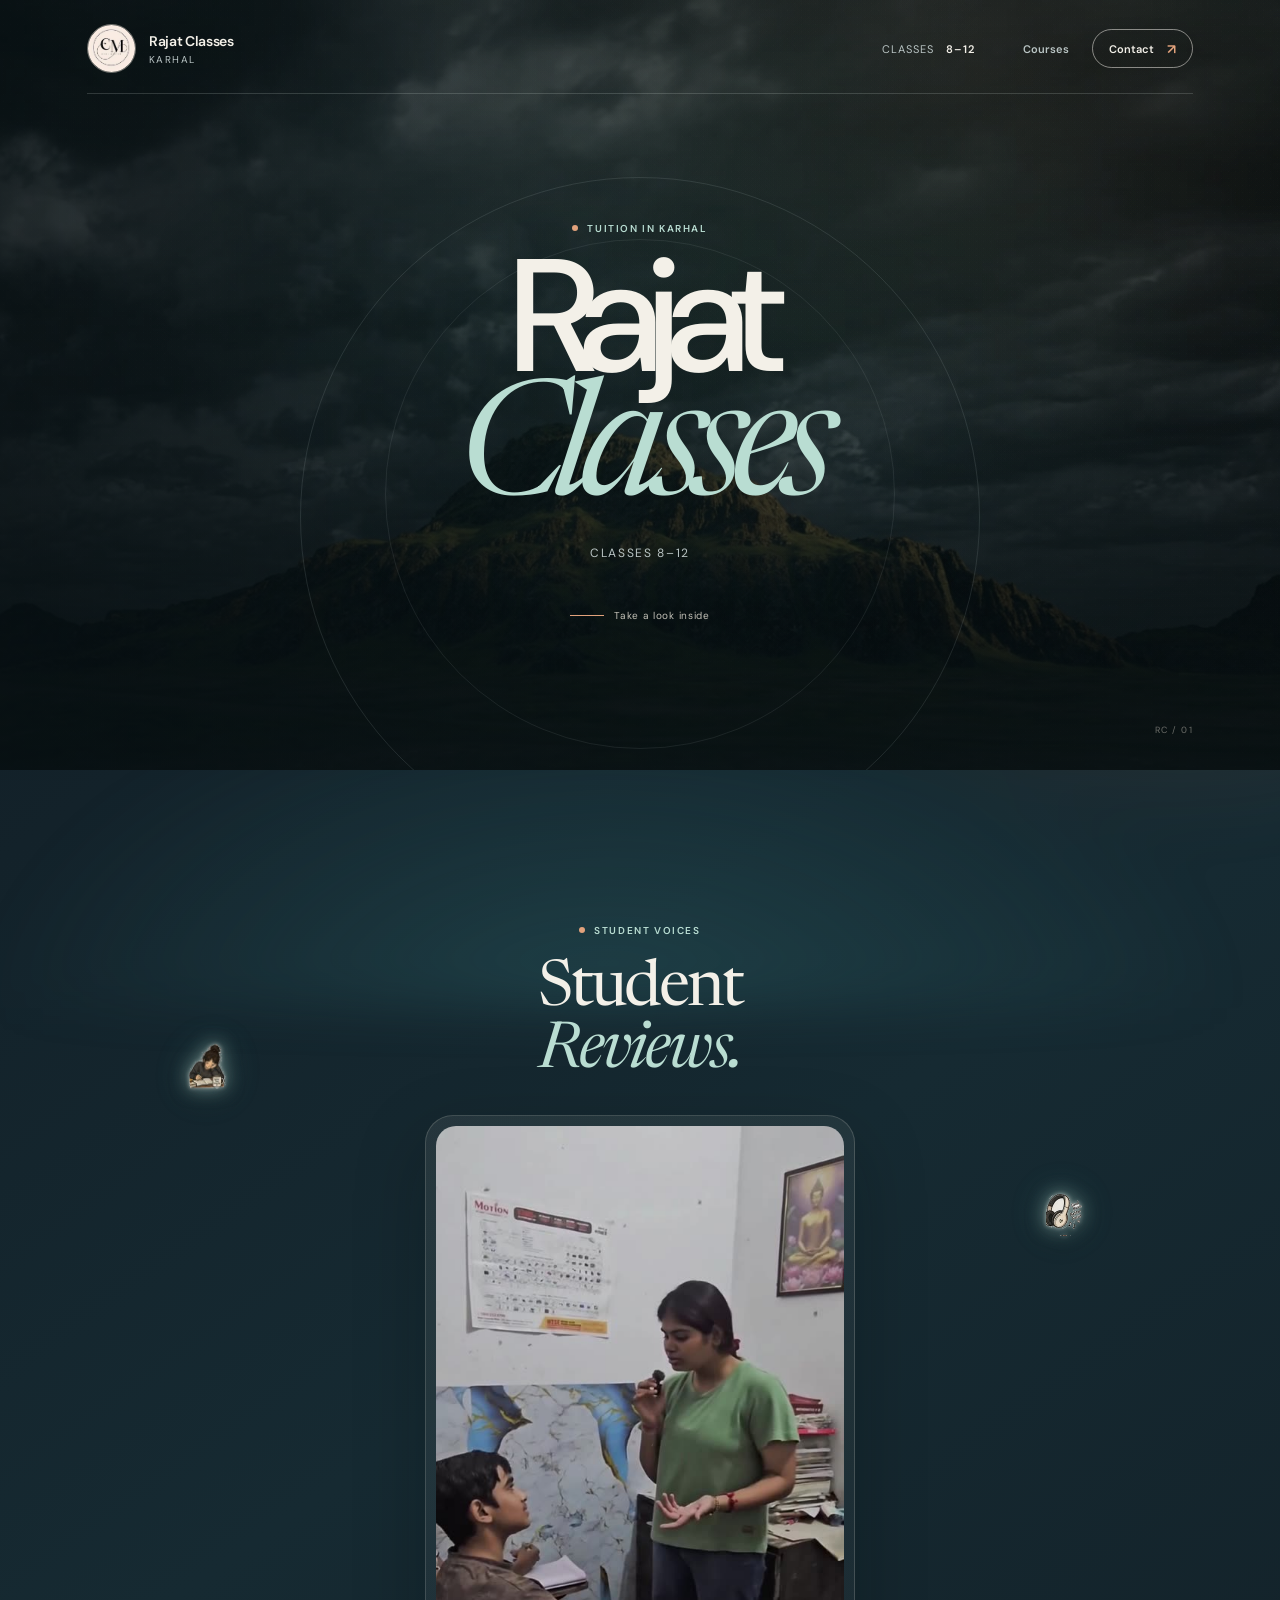
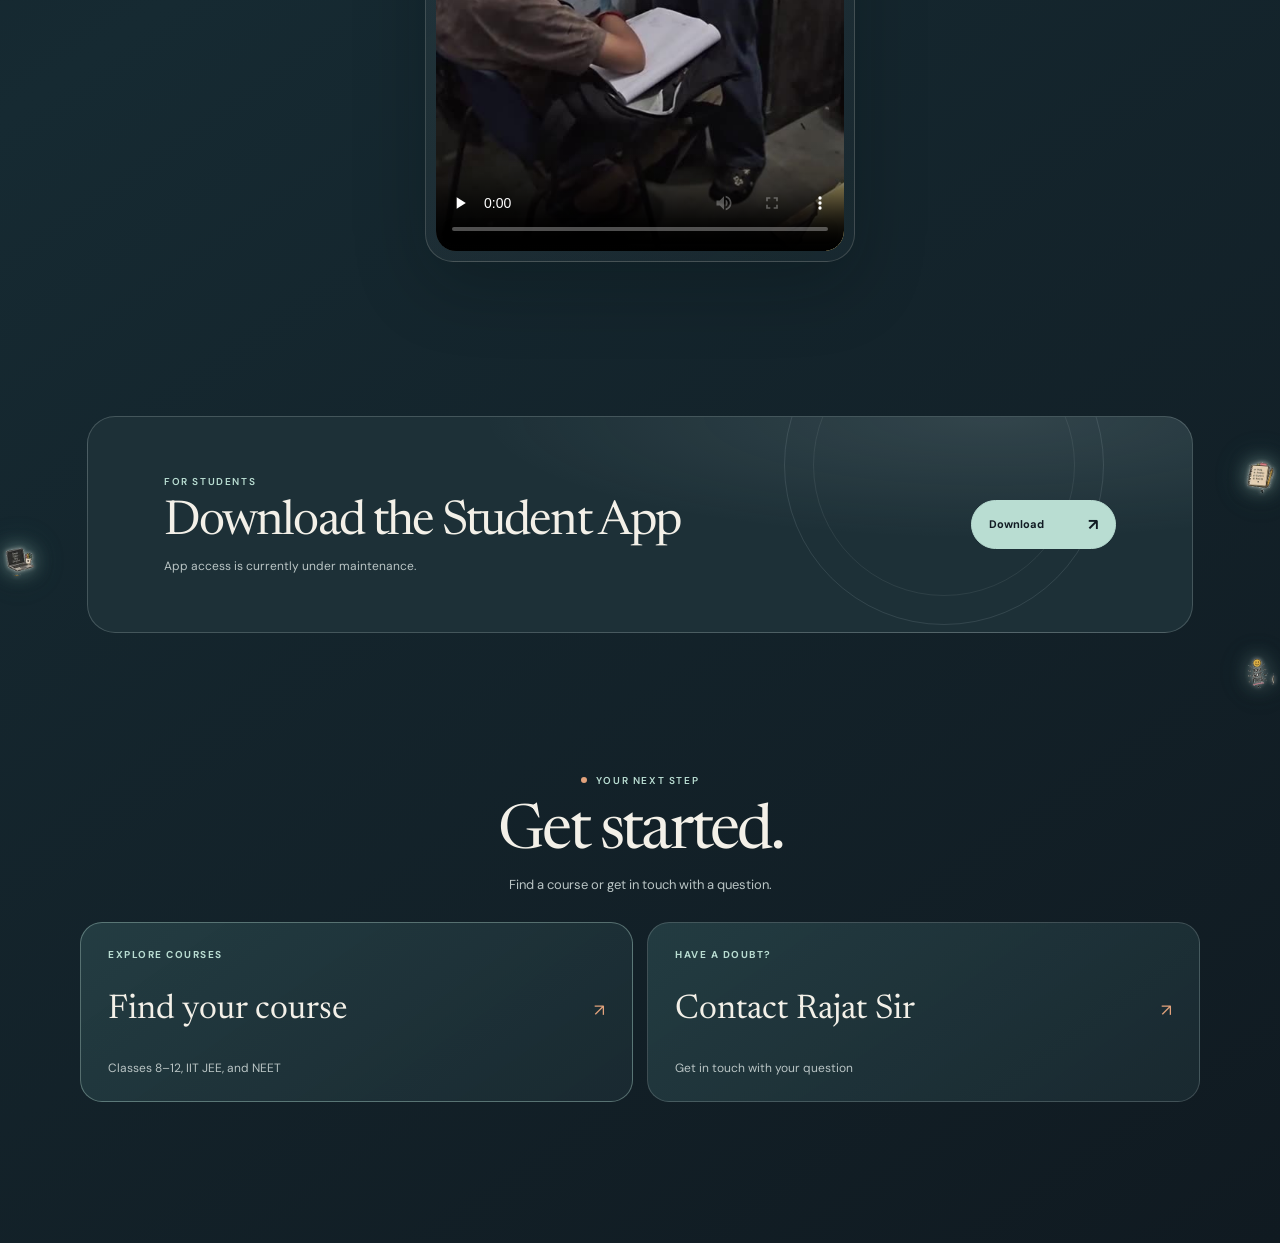
<file: projectzip-1zip (2)/projectzip-1zip/index.html>
<!doctype html>
<html lang="en">
<head>
  <meta charset="UTF-8">
  <meta name="viewport" content="width=device-width, initial-scale=1">
  <meta name="description" content="Rajat Classes in Karhal. Tuition for Classes 8–12.">
  <meta name="theme-color" content="#151d25">
  <link rel="icon" type="image/jpeg" href="assets/cool-mentor-logo.jpeg">
  <link rel="preconnect" href="https://fonts.googleapis.com">
  <link rel="preconnect" href="https://fonts.gstatic.com" crossorigin>
   <link rel="stylesheet" href="style.css?v=background-merge-2">
  <script defer src="script.js?v=classroom-4"></script>
  <title>Rajat Classes | Karhal</title>
</head>
<body>
  <main>
    <section class="hero" aria-labelledby="site-title">
      <video class="hero-video" autoplay muted loop playsinline preload="metadata" poster="assets/hero-landscape-poster.jpg" aria-hidden="true" tabindex="-1">
        <source src="assets/hero-landscape.mp4" type="video/mp4">
      </video>
      <div class="hero-shade" aria-hidden="true"></div>
      <header class="site-header">
        <a class="brand" href="#home" aria-label="Rajat Classes, Karhal">
          <img class="hero-logo" src="assets/cool-mentor-logo.jpeg" alt="" width="54" height="54">
          <span class="brand-copy">
            <span class="brand-name">Rajat Classes</span>
            <span class="brand-place">Karhal</span>
          </span>
        </a>
        <div class="header-actions">
          <p class="header-classes">Classes <span>8–12</span></p>
          <nav class="header-links" aria-label="Main navigation">
            <a class="header-course-link" href="courses.html">Courses</a>
            <a class="header-contact" href="contact.html">Contact <span aria-hidden="true">↗</span></a>
          </nav>
        </div>
      </header>

      <div class="hero-content" id="home">
        <p class="eyebrow"><span class="eyebrow-mark" aria-hidden="true"></span> Tuition in Karhal</p>
        <h1 id="site-title">Rajat<br><span>Classes</span></h1>
        <p class="course-summary">Classes 8–12</p>
        <a class="scroll-cue" href="#classroom"><span class="scroll-line" aria-hidden="true"></span> Take a look inside</a>
      </div>

      <span class="hero-orbit orbit-one" aria-hidden="true"></span>
      <span class="hero-orbit orbit-two" aria-hidden="true"></span>
      <span class="hero-index" aria-hidden="true">RC / 01</span>
    </section>

    <section class="classroom-section" id="classroom" aria-labelledby="classroom-title">
      <div class="sticker-field classroom-sticker-field" aria-hidden="true">
        <img class="floating-sticker classroom-sticker classroom-sticker--writing mobile-hide" src="assets/stickers/student-writing.png" alt="" width="76" height="92" loading="lazy">
        <img class="floating-sticker classroom-sticker classroom-sticker--headphones mobile-hide" src="assets/stickers/focus-headphones.png" alt="" width="72" height="84" loading="lazy">
      </div>
      <div class="section-intro">
        <p class="eyebrow"><span class="eyebrow-mark" aria-hidden="true"></span> Student voices</p>
        <h2 id="classroom-title">Student<br><em>Reviews.</em></h2>
      </div>
      <div class="classroom-frame">
        <video class="classroom-video" controls playsinline preload="none" poster="assets/classroom-doubt-session-poster.jpg" aria-label="Student reviews video">
          <source src="assets/classroom-doubt-session.mp4" type="video/mp4">
          Your browser does not support the video element.
        </video>
      </div>
    </section>

    <section class="app-section" aria-labelledby="app-title">
      <div class="sticker-field app-sticker-field" aria-hidden="true">
        <img class="floating-sticker app-sticker app-sticker--laptop mobile-hide" src="assets/stickers/study-checklist-laptop.png" alt="" width="76" height="81" loading="lazy">
        <img class="floating-sticker app-sticker app-sticker--checklist mobile-hide" src="assets/stickers/study-checklist.png" alt="" width="71" height="82" loading="lazy">
        <img class="floating-sticker app-sticker app-sticker--you mobile-hide" src="assets/stickers/you-got-this.png" alt="" width="69" height="76" loading="lazy">
      </div>
      <div class="app-panel">
        <div class="app-panel-copy">
          <p class="eyebrow">For students</p>
          <h2 id="app-title">Download the Student App</h2>
          <p>App access is currently under maintenance.</p>
        </div>
        <button class="app-button" type="button" aria-haspopup="dialog" aria-controls="app-dialog">Download <span aria-hidden="true">↗</span></button>
        <span class="app-ring" aria-hidden="true"></span>
      </div>
    </section>

    <section class="next-steps-section" aria-labelledby="next-steps-title">
      <div class="next-steps-heading">
        <p class="eyebrow"><span class="eyebrow-mark" aria-hidden="true"></span> Your next step</p>
        <h2 id="next-steps-title">Get started.</h2>
        <p>Find a course or get in touch with a question.</p>
      </div>
      <div class="next-steps-links">
        <a class="next-step-card next-step-card--courses" href="courses.html">
          <span class="next-step-kicker">Explore courses</span>
          <span class="next-step-title">Find your course <span aria-hidden="true">↗</span></span>
          <span class="next-step-detail">Classes 8–12, IIT JEE, and NEET</span>
        </a>
        <a class="next-step-card" href="contact.html">
          <span class="next-step-kicker">Have a doubt?</span>
          <span class="next-step-title">Contact Rajat Sir <span aria-hidden="true">↗</span></span>
          <span class="next-step-detail">Get in touch with your question</span>
        </a>
      </div>
    </section>

  </main>

  <div class="dialog-backdrop" id="app-dialog" hidden>
    <section class="app-dialog" role="dialog" aria-modal="true" aria-labelledby="dialog-title" aria-describedby="dialog-description" tabindex="-1">
      <button class="dialog-close" type="button" aria-label="Close dialog" data-dialog-close>&times;</button>
      <img class="dialog-logo" src="assets/cool-mentor-logo.jpeg" alt="Cool Mentor logo" width="64" height="64">
      <p class="dialog-kicker">Student App</p>
      <h2 id="dialog-title">Under maintenance</h2>
      <p id="dialog-description">The Student App is currently under development.</p>
      <button class="dialog-dismiss" type="button" data-dialog-close>Close</button>
    </section>
  </div>
</body>
</html>
</file>
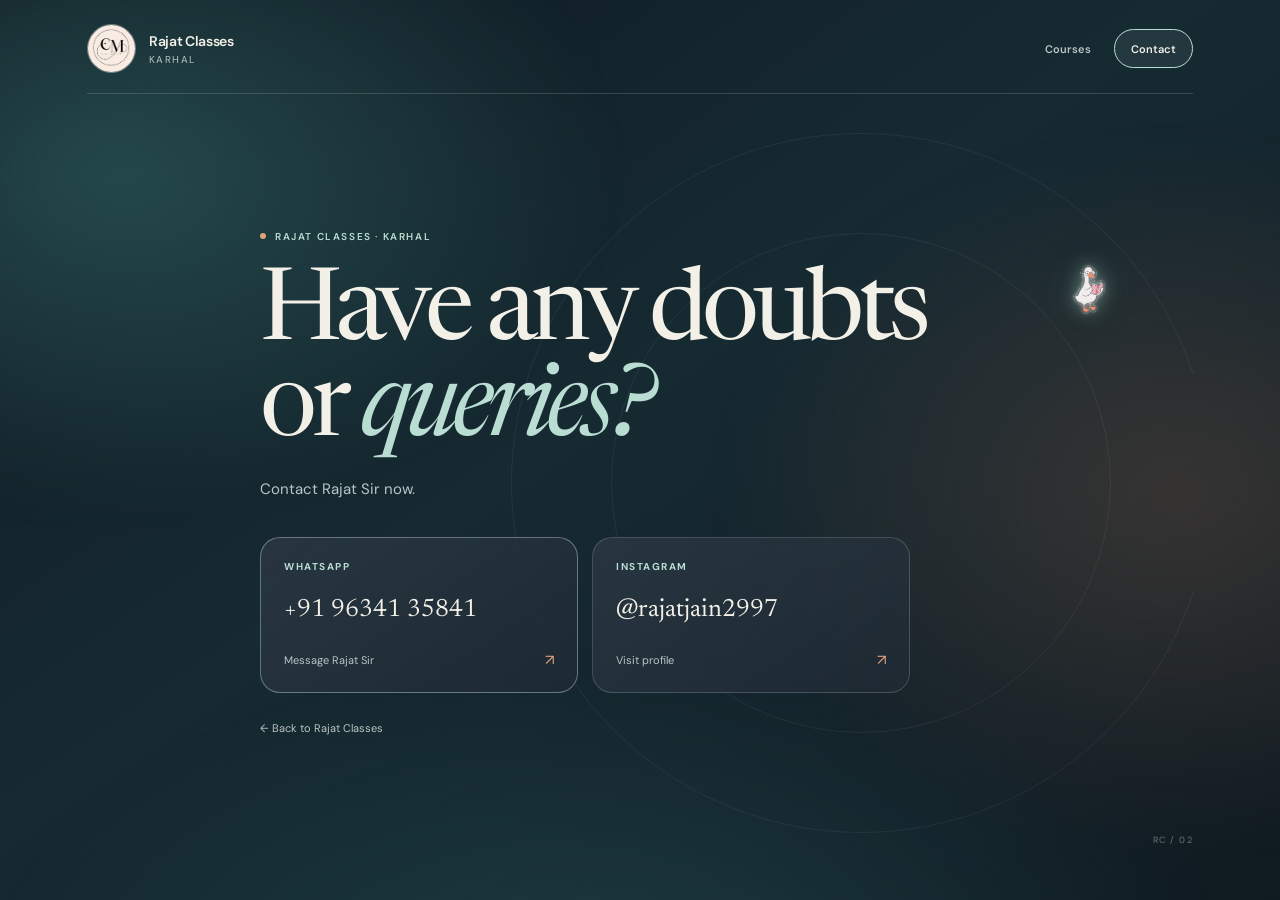
<file: projectzip-1zip (2)/projectzip-1zip/contact.html>
<!doctype html>
<html lang="en">
<head>
  <meta charset="UTF-8">
  <meta name="viewport" content="width=device-width, initial-scale=1">
  <meta name="description" content="Have a question about Rajat Classes? Contact Rajat Sir in Karhal by WhatsApp or Instagram.">
  <meta name="theme-color" content="#151d25">
  <link rel="icon" type="image/jpeg" href="assets/cool-mentor-logo.jpeg">
  <link rel="preconnect" href="https://fonts.googleapis.com">
  <link rel="preconnect" href="https://fonts.gstatic.com" crossorigin>
  <link rel="stylesheet" href="style.css?v=background-merge-2">
  <title>Contact | Rajat Classes</title>
</head>
<body class="contact-page">
  <main class="contact-shell">
    <header class="site-header contact-header">
      <a class="brand" href="index.html" aria-label="Rajat Classes home, Karhal">
        <img class="hero-logo" src="assets/cool-mentor-logo.jpeg" alt="" width="54" height="54">
        <span class="brand-copy">
          <span class="brand-name">Rajat Classes</span>
          <span class="brand-place">Karhal</span>
        </span>
      </a>
      <div class="header-actions">
        <nav class="header-links" aria-label="Main navigation">
          <a class="header-course-link" href="courses.html">Courses</a>
          <a class="header-contact" href="contact.html" aria-current="page">Contact</a>
        </nav>
      </div>
    </header>

    <section class="contact-main" aria-labelledby="contact-title">
      <div class="contact-orbit contact-orbit--one" aria-hidden="true"></div>
      <div class="contact-orbit contact-orbit--two" aria-hidden="true"></div>
      <div class="contact-copy">
        <p class="eyebrow"><span class="eyebrow-mark" aria-hidden="true"></span> Rajat Classes · Karhal</p>
        <h1 id="contact-title">Have any doubts<br>or <em>queries?</em></h1>
        <p class="contact-intro">Contact Rajat Sir now.</p>
        <div class="contact-options" aria-label="Contact Rajat Sir">
          <a class="contact-option contact-option--whatsapp" href="https://wa.me/919634135841" target="_blank" rel="noopener noreferrer">
            <span class="contact-option-label">WhatsApp</span>
            <span class="contact-option-detail">+91 96341 35841</span>
            <span class="contact-option-action">Message Rajat Sir <span aria-hidden="true">↗</span></span>
          </a>
          <a class="contact-option" href="https://www.instagram.com/rajatjain2997/" target="_blank" rel="noopener noreferrer">
            <span class="contact-option-label">Instagram</span>
            <span class="contact-option-detail">@rajatjain2997</span>
            <span class="contact-option-action">Visit profile <span aria-hidden="true">↗</span></span>
          </a>
        </div>
        <a class="contact-back-link" href="index.html">← Back to Rajat Classes</a>
      </div>
      <img class="floating-sticker contact-sticker" src="assets/stickers/reading-goose.png" alt="" width="127" height="195" aria-hidden="true">
      <span class="contact-index" aria-hidden="true">RC / 02</span>
    </section>
  </main>
</body>
</html>
</file>
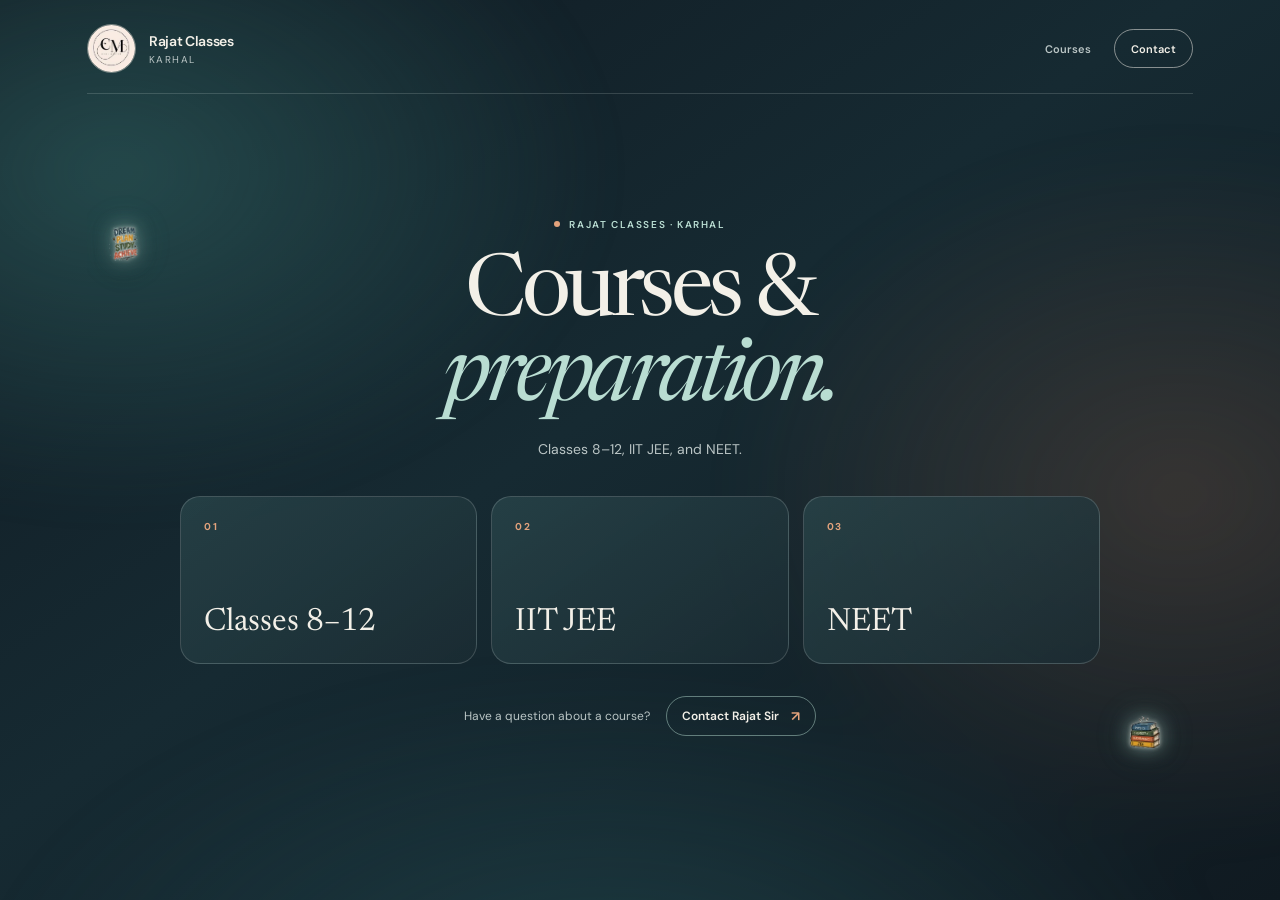
<file: projectzip-1zip (2)/projectzip-1zip/courses.html>
<!doctype html>
<html lang="en">
<head>
  <meta charset="UTF-8">
  <meta name="viewport" content="width=device-width, initial-scale=1">
  <meta name="description" content="Explore courses at Rajat Classes in Karhal: Classes 8–12, IIT JEE, and NEET.">
  <meta name="theme-color" content="#111b23">
  <link rel="icon" type="image/jpeg" href="assets/cool-mentor-logo.jpeg">
  <link rel="preconnect" href="https://fonts.googleapis.com">
  <link rel="preconnect" href="https://fonts.gstatic.com" crossorigin>
  <link rel="stylesheet" href="style.css?v=background-merge-2">
  <title>Courses | Rajat Classes</title>
</head>
<body class="courses-page">
  <main class="courses-shell">
    <header class="site-header courses-header">
      <a class="brand" href="index.html" aria-label="Rajat Classes home, Karhal">
        <img class="hero-logo" src="assets/cool-mentor-logo.jpeg" alt="" width="54" height="54">
        <span class="brand-copy">
          <span class="brand-name">Rajat Classes</span>
          <span class="brand-place">Karhal</span>
        </span>
      </a>
      <nav class="header-links" aria-label="Main navigation">
        <a class="header-course-link" href="courses.html" aria-current="page">Courses</a>
        <a class="header-contact" href="contact.html">Contact</a>
      </nav>
    </header>

    <section class="courses-main" aria-labelledby="courses-title">
      <div class="sticker-field courses-sticker-field" aria-hidden="true">
        <img class="floating-sticker courses-sticker courses-sticker--dream" src="assets/stickers/dream-plan-study.png" alt="" width="77" height="90" loading="lazy">
        <img class="floating-sticker courses-sticker courses-sticker--books" src="assets/stickers/textbooks.png" alt="" width="72" height="75" loading="lazy">
      </div>
      <div class="courses-copy">
        <p class="eyebrow"><span class="eyebrow-mark" aria-hidden="true"></span> Rajat Classes · Karhal</p>
        <h1 id="courses-title">Courses &amp;<br><em>preparation.</em></h1>
        <p class="courses-intro">Classes 8–12, IIT JEE, and NEET.</p>
        <ol class="course-list">
          <li class="course-option">
            <span class="course-number">01</span>
            <h2>Classes 8–12</h2>
          </li>
          <li class="course-option">
            <span class="course-number">02</span>
            <h2>IIT JEE</h2>
          </li>
          <li class="course-option">
            <span class="course-number">03</span>
            <h2>NEET</h2>
          </li>
        </ol>
        <p class="courses-question">
          <span>Have a question about a course?</span>
          <a href="contact.html">Contact Rajat Sir <span aria-hidden="true">↗</span></a>
        </p>
      </div>
    </section>
  </main>
</body>
</html>
</file>
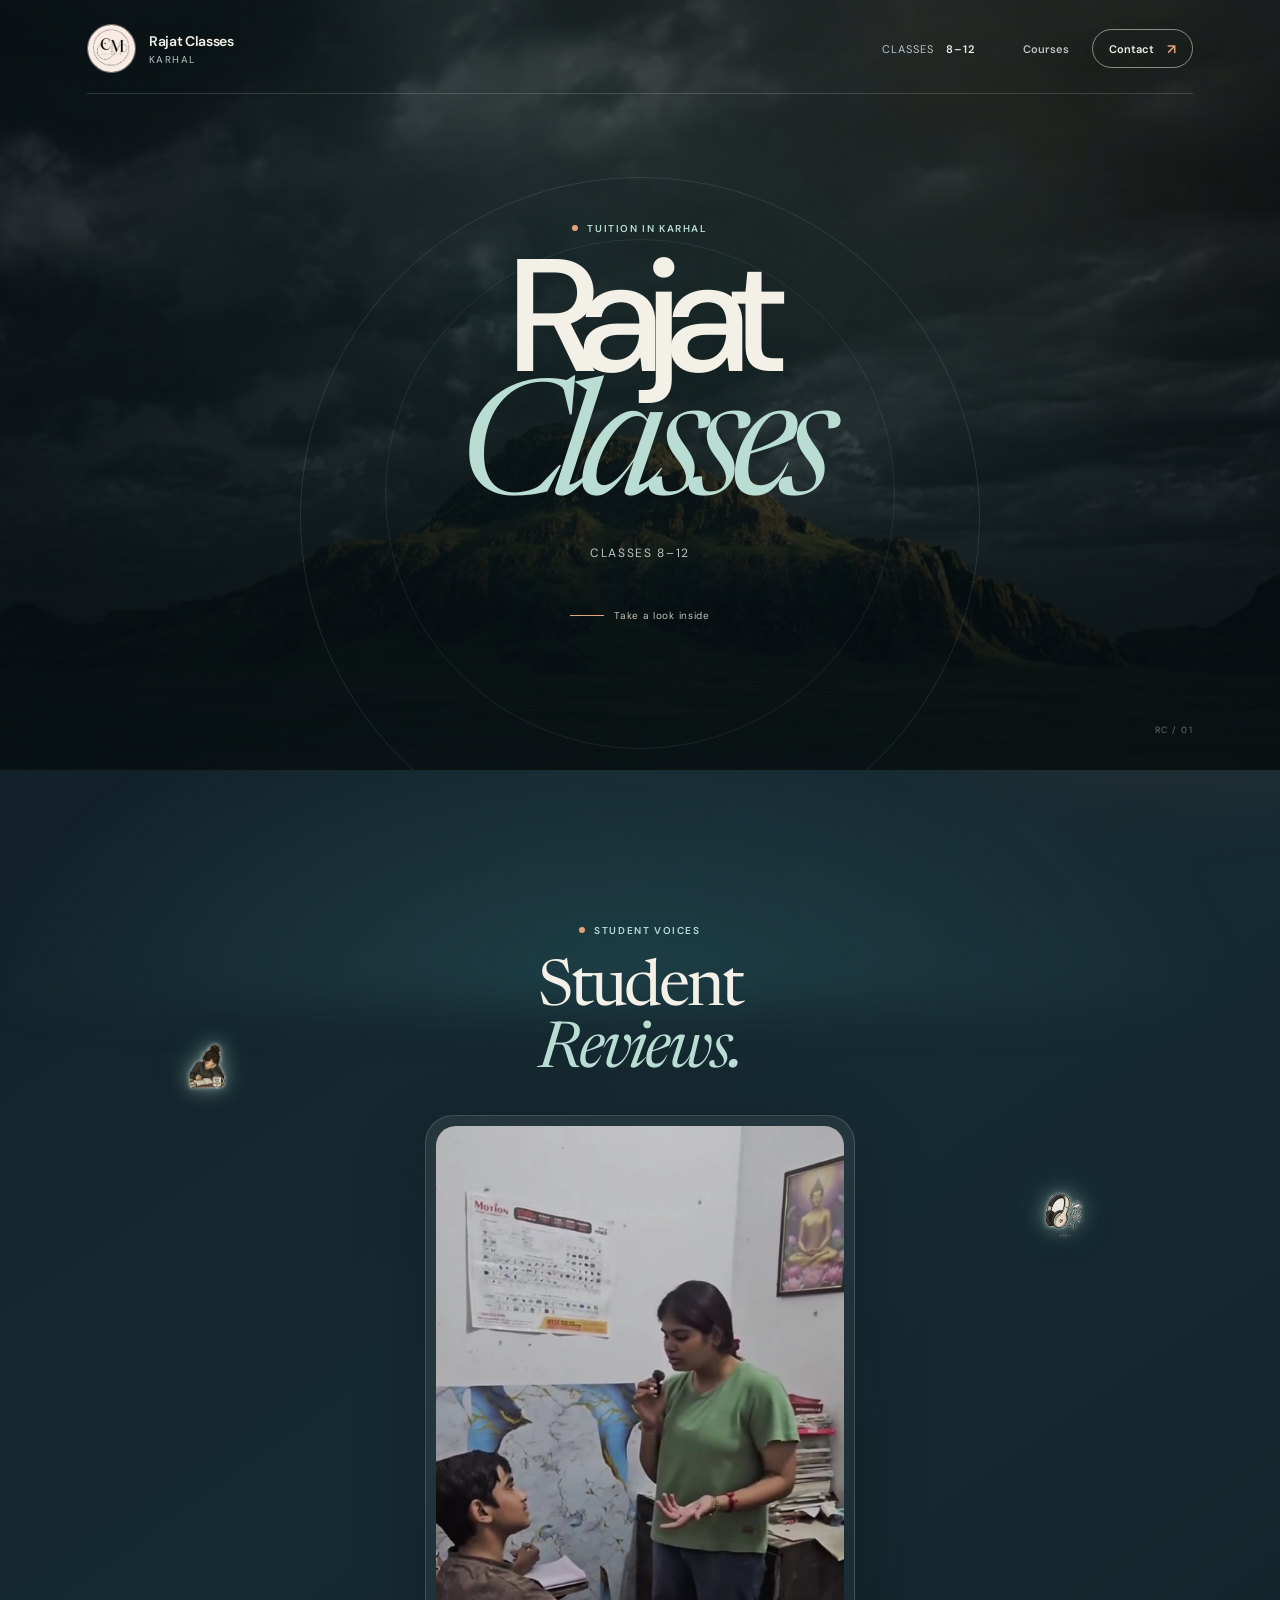
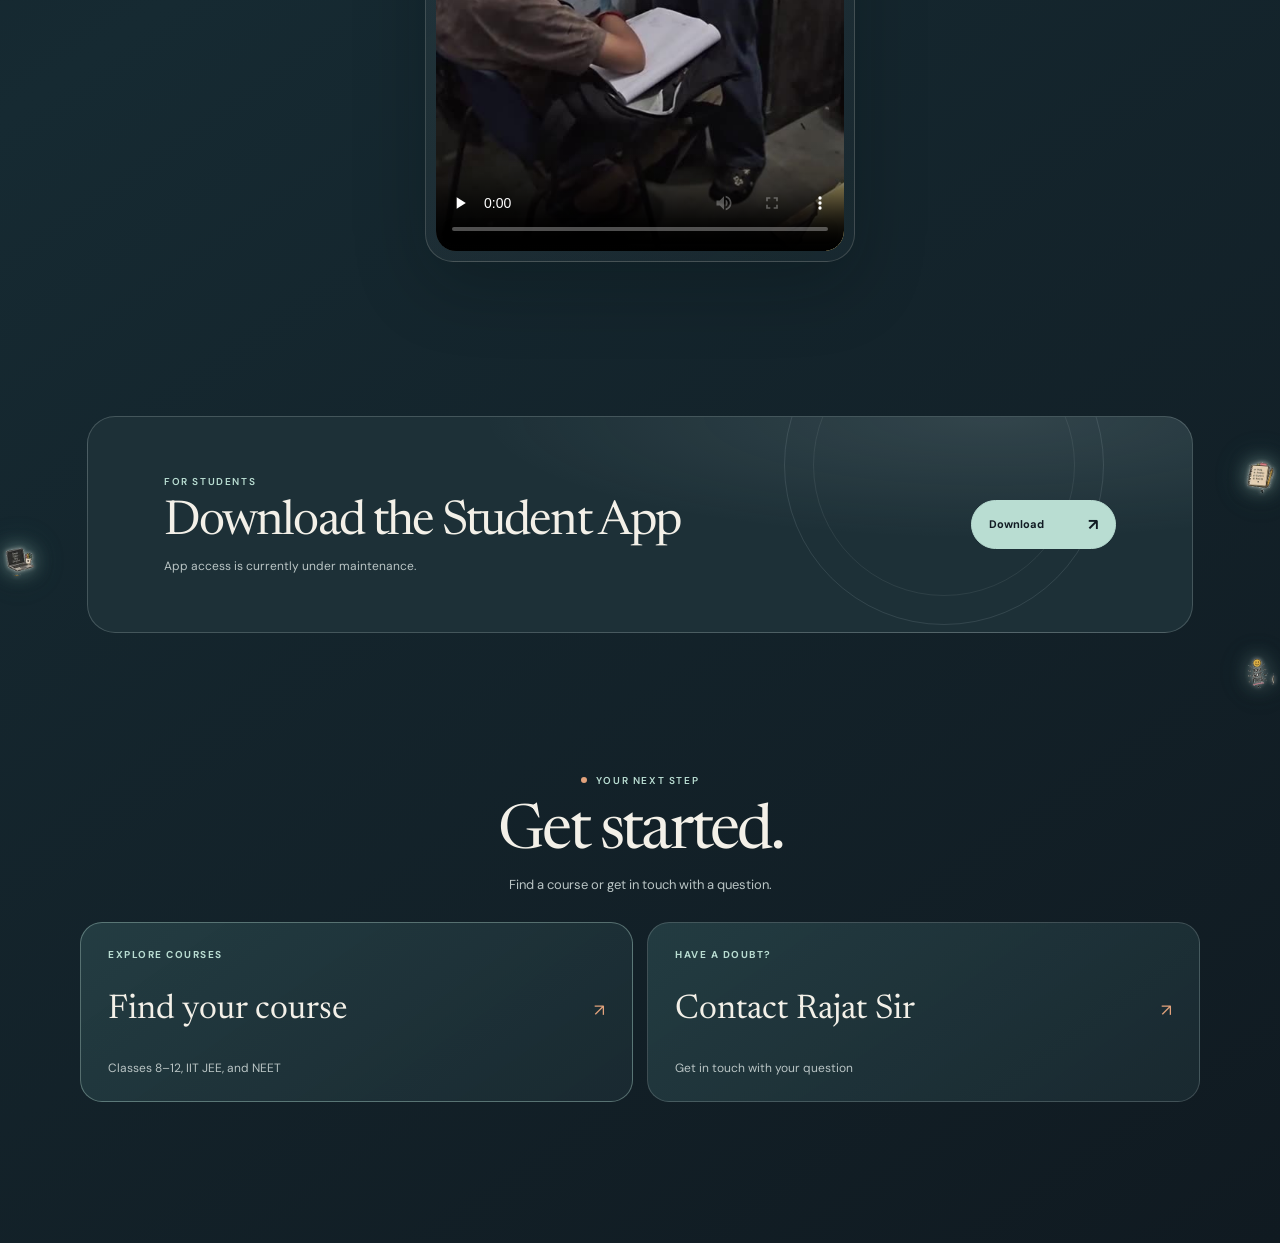
<file: projectzip-1zip (2)/projectzip-1zip/results.html>
<!doctype html>
<html lang="en">
<head>
  <meta charset="UTF-8">
  <meta name="viewport" content="width=device-width, initial-scale=1">
  <meta http-equiv="refresh" content="0; url=index.html#contact">
  <link rel="canonical" href="index.html#contact">
  <title>Rajat Classes | Karhal</title>
  <script>window.location.replace("index.html#contact");</script>
</head>
<body><p>Rajat Classes has moved to a single page. <a href="index.html#contact">Get in touch</a>.</p></body>
</html>
</file>
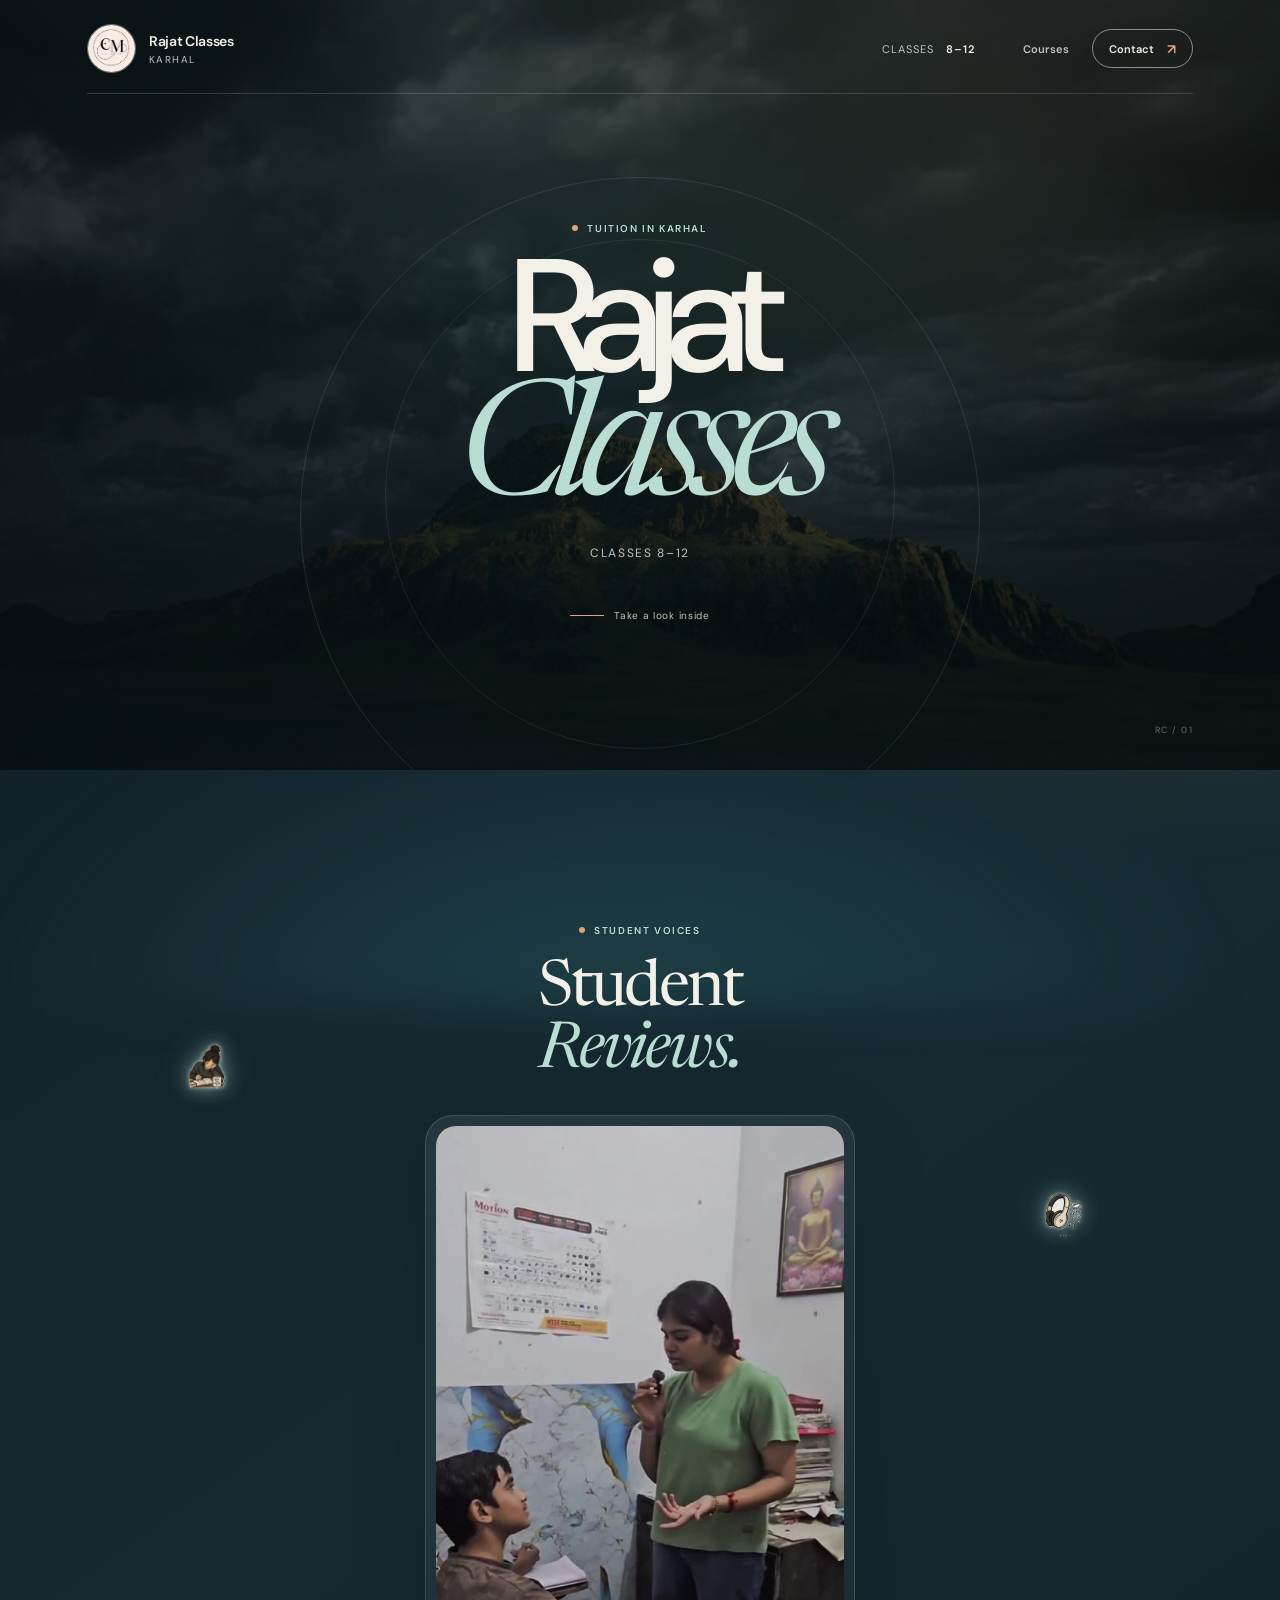
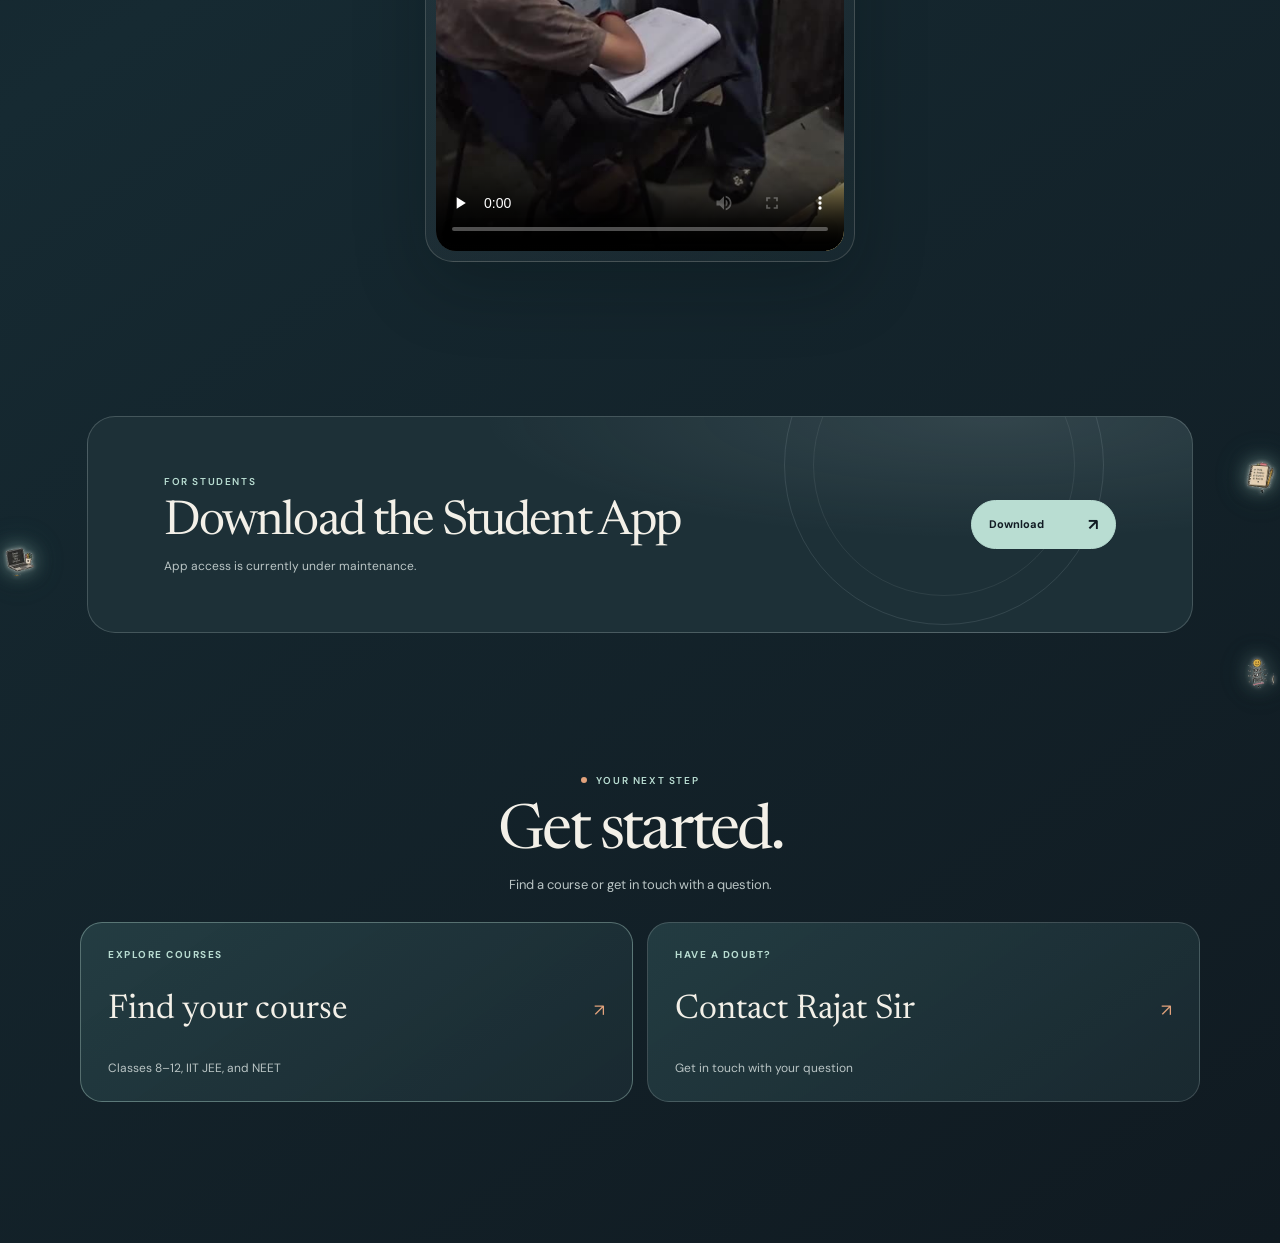
<file: projectzip-1zip (2)/projectzip-1zip/stories.html>
<!doctype html>
<html lang="en">
<head>
  <meta charset="UTF-8">
  <meta name="viewport" content="width=device-width, initial-scale=1">
  <meta http-equiv="refresh" content="0; url=index.html#courses">
  <link rel="canonical" href="index.html#courses">
  <title>Teaching Approach | Rajat Classes</title>
  <script>window.location.replace("index.html#courses");</script>
</head>
<body><p>Rajat Classes has moved to a single page. <a href="index.html#courses">View courses</a>.</p></body>
</html>
</file>
<file: projectzip-1zip (2)/projectzip-1zip/style.css>
@import url("https://fonts.googleapis.com/css2?family=DM+Sans:wght@400;500;600;700&family=Newsreader:opsz,wght@6..72,400;6..72,500&display=swap");

:root {
  color-scheme: dark;
  --night: #111b23;
  --night-soft: #1d3037;
  --night-raised: #2b4248;
  --cream: #f3f0e8;
  --muted: #bac5c5;
  --line: rgba(231, 239, 235, .17);
  --lime: #b9ddd2;
  --clay: #e2a27c;
  --sans: "DM Sans", sans-serif;
  --serif: "Newsreader", Georgia, serif;
}

* { box-sizing: border-box; }
html { scroll-behavior: smooth; background: var(--night); }
body {
  position: relative;
  isolation: isolate;
  margin: 0;
  color: var(--cream);
  background: linear-gradient(145deg, #101a22 0%, #162a32 46%, #101a21 100%);
  font-family: var(--sans);
  -webkit-font-smoothing: antialiased;
}
body::before {
  position: fixed;
  z-index: -1;
  inset: -12vh -12vw;
  background:
    radial-gradient(ellipse 43% 42% at 17% 25%, rgba(73, 156, 148, .34), transparent 72%),
    radial-gradient(ellipse 39% 43% at 84% 54%, rgba(190, 122, 87, .21), transparent 74%),
    radial-gradient(ellipse 52% 40% at 48% 100%, rgba(59, 136, 141, .26), transparent 76%);
  filter: blur(24px);
  content: "";
  pointer-events: none;
}
button, a { font: inherit; -webkit-tap-highlight-color: transparent; }
a { color: inherit; text-decoration: none; }
img, video { display: block; max-width: 100%; }
:focus-visible { outline: 2px solid var(--lime); outline-offset: 5px; }
::selection { color: var(--night); background: var(--lime); }

.hero {
  position: relative;
  display: flex;
  min-height: min(770px, 100svh);
  flex-direction: column;
  overflow: hidden;
  isolation: isolate;
  padding: 24px clamp(24px, 6.8vw, 104px) 32px;
  background:
    radial-gradient(ellipse at 50% 48%, rgba(90, 156, 145, .22), transparent 48%),
    radial-gradient(ellipse at 82% 18%, rgba(192, 139, 97, .12), transparent 36%),
    linear-gradient(135deg, #1c3037 0%, #111b23 56%, #213c42 100%);
}
.hero-video, .hero-shade {
  position: absolute;
  inset: 0;
  width: 100%;
  height: 100%;
  pointer-events: none;
}
.hero-video {
  z-index: -2;
  object-fit: cover;
  object-position: center 55%;
  filter: saturate(.76) brightness(.69);
}
.hero-shade {
  z-index: -1;
  background:
    linear-gradient(90deg, rgba(7, 17, 21, .5), rgba(10, 25, 28, .19) 58%, rgba(10, 25, 28, .1)),
    linear-gradient(180deg, rgba(12, 29, 30, .15), rgba(8, 17, 21, .05) 42%, rgba(8, 17, 21, .68)),
    radial-gradient(ellipse at 52% 38%, rgba(82, 155, 143, .13), transparent 56%),
    radial-gradient(ellipse at 76% 8%, rgba(216, 157, 111, .12), transparent 42%);
}
.hero::before {
  position: absolute;
  z-index: -1;
  inset: 0;
  background-image: radial-gradient(rgba(243, 237, 225, .16) .55px, transparent .55px);
  background-size: 7px 7px;
  content: "";
  opacity: .11;
  pointer-events: none;
}
.site-header {
  position: relative;
  z-index: 2;
  display: flex;
  min-height: 60px;
  align-items: center;
  justify-content: space-between;
  border-bottom: 1px solid var(--line);
  padding-bottom: 20px;
}
.brand { display: inline-flex; align-items: center; gap: 13px; }
.hero-logo {
  width: 49px;
  height: 49px;
  border: 1px solid rgba(243, 237, 225, .44);
  border-radius: 50%;
  object-fit: cover;
}
.brand-copy { display: grid; gap: 3px; }
.brand-name { font-size: 14px; font-weight: 600; letter-spacing: -.025em; }
.brand-place { color: var(--muted); font-size: 10px; letter-spacing: .14em; text-transform: uppercase; }
.header-classes {
  margin: 0;
  color: var(--muted);
  font-size: 11px;
  letter-spacing: .1em;
  text-transform: uppercase;
}
.header-classes span { margin-left: 7px; color: var(--cream); font-weight: 600; }
.header-actions { display: flex; align-items: center; gap: clamp(16px, 3vw, 34px); }
.header-links { display: flex; align-items: center; gap: 9px; }
.header-course-link {
  display: inline-flex;
  min-height: 39px;
  align-items: center;
  justify-content: center;
  padding: 0 13px;
  border: 1px solid transparent;
  border-radius: 999px;
  color: var(--muted);
  font-size: 11px;
  font-weight: 600;
  transition: color .2s ease, background-color .2s ease, border-color .2s ease;
}
.header-course-link:hover { border-color: var(--line); color: var(--cream); background: rgba(243, 240, 232, .06); }
.header-contact {
  display: inline-flex;
  min-height: 39px;
  align-items: center;
  justify-content: center;
  gap: 13px;
  padding: 0 16px;
  border: 1px solid rgba(241, 238, 232, .52);
  border-radius: 999px;
  color: var(--cream);
  font-size: 11px;
  font-weight: 600;
  transition: color .2s ease, background-color .2s ease, border-color .2s ease;
}
.header-contact:hover { border-color: var(--lime); color: var(--night); background: var(--lime); }
.header-contact span { color: var(--clay); font-size: 14px; }
.header-contact:hover span { color: inherit; }
.header-contact[aria-current="page"] { border-color: var(--lime); background: rgba(185, 221, 210, .08); }
.hero-content {
  position: relative;
  display: flex;
  width: min(100%, 900px);
  flex: 1;
  flex-direction: column;
  align-items: center;
  justify-content: center;
  margin: auto;
  padding: 42px 0 30px;
  text-align: center;
  animation: arrive .8s cubic-bezier(.2,.75,.25,1) both;
}
.eyebrow {
  display: flex;
  align-items: center;
  gap: 9px;
  margin: 0;
  color: var(--lime);
  font-size: 10px;
  font-weight: 600;
  letter-spacing: .16em;
  text-transform: uppercase;
}
.hero-content .eyebrow { margin-bottom: 20px; }
.eyebrow-mark {
  display: inline-block;
  width: 6px;
  height: 6px;
  border-radius: 50%;
  background: var(--clay);
}
.hero h1 {
  position: relative;
  z-index: 1;
  margin: 0;
  font-size: clamp(72px, 12.5vw, 164px);
  font-weight: 500;
  letter-spacing: -.095em;
  line-height: .77;
}
.hero h1 span { color: var(--lime); font-family: var(--serif); font-weight: 400; font-style: italic; letter-spacing: -.09em; }
.course-summary { margin: 27px 0 0; color: var(--muted); font-size: 12px; letter-spacing: .14em; text-transform: uppercase; }
.scroll-cue {
  display: inline-flex;
  align-items: center;
  gap: 10px;
  margin-top: 48px;
  color: rgba(243, 237, 225, .8);
  font-size: 10px;
  letter-spacing: .07em;
  transition: color .2s ease;
}
.scroll-cue:hover { color: var(--lime); }
.scroll-line { width: 34px; height: 1px; background: var(--clay); }
.hero-orbit { position: absolute; z-index: -1; pointer-events: none; }
.orbit-one {
  top: 23%;
  left: 50%;
  width: min(67vw, 680px);
  aspect-ratio: 1;
  border: 1px solid rgba(203, 216, 220, .12);
  border-radius: 50%;
  transform: translateX(-50%);
}
.orbit-two {
  top: 31%;
  left: 50%;
  width: min(51vw, 510px);
  aspect-ratio: 1;
  border: 1px solid rgba(203, 216, 220, .09);
  border-radius: 50%;
  transform: translateX(-50%);
}
.hero-index { position: absolute; right: clamp(24px, 6.8vw, 104px); bottom: 34px; color: rgba(243,237,225,.42); font-size: 9px; letter-spacing: .16em; }
.sticker-field { position: absolute; inset: 0; z-index: 0; overflow: visible; pointer-events: none; }
.floating-sticker {
  position: absolute;
  display: block;
  width: var(--sticker-size, 72px);
  max-width: none;
  height: auto;
  opacity: .94;
  filter:
    drop-shadow(0 0 2px rgba(243, 240, 232, .62))
    drop-shadow(0 0 9px rgba(185, 221, 210, .55))
    drop-shadow(0 0 19px rgba(105, 184, 171, .28))
    drop-shadow(0 8px 12px rgba(2, 8, 12, .24));
  transform-origin: center;
  animation: sticker-drift var(--float-duration, 13s) ease-in-out var(--float-delay, 0s) infinite;
  will-change: transform;
}
.classroom-section {
  position: relative;
  isolation: isolate;
  display: flex;
  width: min(940px, calc(100% - 64px));
  flex-direction: column;
  align-items: center;
  gap: 31px;
  margin: 0 auto;
  padding: clamp(88px, 12vw, 162px) 0;
}
.section-intro, .classroom-frame { position: relative; z-index: 1; }
.classroom-sticker--writing { top: 22%; left: 2%; --sticker-size: 37px; --float-duration: 14s; --float-delay: -5s; --sticker-tilt: -6deg; }
.classroom-sticker--headphones { top: 34%; right: 3%; --sticker-size: 36px; --float-duration: 16s; --float-delay: -11s; --sticker-tilt: 8deg; }
.section-intro { text-align: center; }
.section-intro .eyebrow { justify-content: center; margin-bottom: 22px; }
.section-intro h2 {
  margin: 0;
  font: 400 clamp(44px, 5vw, 68px)/.98 var(--serif);
  letter-spacing: -.045em;
}
.section-intro h2 em { color: var(--lime); font-weight: 400; }
.classroom-frame {
  position: relative;
  width: min(100%, 430px);
  padding: 10px;
  border: 1px solid rgba(243,237,225,.17);
  border-radius: 28px;
  background: linear-gradient(145deg, rgba(243,237,225,.08), rgba(243,237,225,.018));
  box-shadow: 0 24px 72px rgba(3, 13, 11, .24);
}
.classroom-video {
  width: 100%;
  aspect-ratio: 9 / 16;
  border-radius: 20px;
  background: #10171e;
  object-fit: cover;
}
.classroom-video::-webkit-media-controls-panel { border-radius: 0 0 20px 20px; }

.app-section {
  position: relative;
  isolation: isolate;
  padding: 0 clamp(24px, 6.8vw, 104px) clamp(88px, 11vw, 142px);
}
.app-panel {
  position: relative;
  z-index: 1;
  display: flex;
  width: min(1120px, 100%);
  min-height: 205px;
  align-items: center;
  justify-content: space-between;
  gap: 28px;
  overflow: hidden;
  margin: 0 auto;
  padding: clamp(30px, 5vw, 58px) clamp(28px, 6vw, 76px);
  border: 1px solid rgba(203,216,220,.22);
  border-radius: 28px;
  background:
    radial-gradient(ellipse at 82% 0%, rgba(203,216,220,.12), transparent 40%),
    var(--night-soft);
}
.app-sticker--laptop { top: 37%; left: .5%; --sticker-size: 28px; --float-duration: 13s; --float-delay: -6s; --sticker-tilt: -6deg; }
.app-sticker--checklist { top: 13%; right: .5%; --sticker-size: 27px; --float-duration: 17s; --float-delay: -10s; --sticker-tilt: 6deg; }
.app-sticker--you { right: .5%; bottom: 24%; --sticker-size: 26px; --float-duration: 15s; --float-delay: -1s; --sticker-tilt: -4deg; }
.app-panel-copy { position: relative; z-index: 1; }
.app-panel-copy .eyebrow { margin-bottom: 11px; }
.app-panel h2 { margin: 0; font: 400 clamp(34px, 4vw, 48px)/1 var(--serif); letter-spacing: -.04em; }
.app-panel-copy > p:last-child { margin: 11px 0 0; color: var(--muted); font-size: 12px; }
.app-button {
  position: relative;
  z-index: 1;
  display: inline-flex;
  min-width: 145px;
  min-height: 49px;
  align-items: center;
  justify-content: space-between;
  gap: 28px;
  padding: 0 17px;
  border: 1px solid var(--lime);
  border-radius: 999px;
  color: var(--night);
  background: var(--lime);
  cursor: pointer;
  font-size: 11px;
  font-weight: 700;
  transition: transform .2s ease, background-color .2s ease;
}
.app-button:hover { transform: translateY(-2px); background: #e2ebed; }
.app-button span { font-size: 16px; }
.app-ring { position: absolute; top: -112px; right: 8%; width: 320px; height: 320px; border: 1px solid rgba(203,216,220,.13); border-radius: 50%; pointer-events: none; }
.app-ring::after { position: absolute; inset: 28px; border: 1px solid rgba(203,216,220,.09); border-radius: 50%; content: ""; }

.next-steps-section {
  width: min(1120px, calc(100% - 48px));
  margin: 0 auto;
  padding: 0 0 clamp(88px, 11vw, 142px);
}
.next-steps-heading { margin-bottom: 29px; text-align: center; }
.next-steps-heading .eyebrow { justify-content: center; margin-bottom: 15px; }
.next-steps-heading h2 { margin: 0; font: 400 clamp(42px, 5vw, 62px)/1 var(--serif); letter-spacing: -.045em; }
.next-steps-heading > p:last-child { margin: 12px 0 0; color: var(--muted); font-size: 13px; }
.next-steps-links { display: grid; grid-template-columns: repeat(2, minmax(0, 1fr)); gap: 14px; }
.next-step-card {
  display: grid;
  min-height: 180px;
  align-content: space-between;
  gap: 17px;
  padding: 25px 27px;
  border: 1px solid rgba(231, 239, 235, .18);
  border-radius: 22px;
  background: linear-gradient(145deg, rgba(42, 71, 76, .72), rgba(27, 44, 51, .82));
  transition: transform .2s ease, border-color .2s ease, background-color .2s ease;
}
.next-step-card:hover { transform: translateY(-3px); border-color: rgba(185, 221, 210, .62); background-color: rgba(43, 74, 77, .9); }
.next-step-card--courses { border-color: rgba(185, 221, 210, .38); }
.next-step-kicker { color: var(--lime); font-size: 10px; font-weight: 700; letter-spacing: .15em; text-transform: uppercase; }
.next-step-title { display: flex; align-items: center; justify-content: space-between; gap: 15px; font: 400 clamp(25px, 3vw, 34px)/1.1 var(--serif); }
.next-step-title span { color: var(--clay); font: 400 17px/1 var(--sans); transition: color .2s ease, transform .2s ease; }
.next-step-card:hover .next-step-title span { color: var(--lime); transform: translate(2px, -2px); }
.next-step-detail { color: var(--muted); font-size: 12px; }

.contact-page { min-height: 100svh; }
.contact-shell, .courses-shell {
  display: flex;
  min-height: 100svh;
  flex-direction: column;
  padding: 24px clamp(24px, 6.8vw, 104px) 28px;
}
.contact-header, .courses-header { width: 100%; }
.contact-main {
  position: relative;
  isolation: isolate;
  display: grid;
  flex: 1;
  place-items: center;
  overflow: hidden;
  padding: clamp(68px, 9vw, 112px) 0;
}
.contact-copy { position: relative; z-index: 1; width: min(100%, 760px); }
.contact-copy > .eyebrow { margin-bottom: 24px; }
.contact-copy h1 {
  margin: 0;
  font: 400 clamp(54px, 8vw, 100px)/.96 var(--serif);
  letter-spacing: -.055em;
}
.contact-copy h1 em { color: var(--lime); font-weight: 400; }
.contact-intro { margin: 20px 0 38px; color: var(--muted); font-size: 15px; }
.contact-options { display: grid; width: min(100%, 650px); grid-template-columns: repeat(2, minmax(0, 1fr)); gap: 14px; }
.contact-option {
  display: grid;
  min-height: 156px;
  align-content: space-between;
  gap: 18px;
  padding: 22px 23px;
  border: 1px solid rgba(233, 239, 242, .18);
  border-radius: 20px;
  background: linear-gradient(145deg, rgba(42, 55, 66, .9), rgba(32, 43, 53, .72));
  transition: transform .2s ease, border-color .2s ease, background-color .2s ease;
}
.contact-option:hover { transform: translateY(-3px); border-color: rgba(203, 216, 220, .65); }
.contact-option--whatsapp { border-color: rgba(203, 216, 220, .42); }
.contact-option-label { color: var(--lime); font-size: 10px; font-weight: 700; letter-spacing: .15em; text-transform: uppercase; }
.contact-option-detail { font: 400 clamp(19px, 2.8vw, 25px)/1.15 var(--serif); }
.contact-option-action { display: flex; align-items: center; justify-content: space-between; color: var(--muted); font-size: 11px; }
.contact-option-action span { color: var(--clay); font-size: 15px; }
.contact-back-link { display: inline-block; margin-top: 28px; color: var(--muted); font-size: 11px; transition: color .18s ease; }
.contact-back-link:hover { color: var(--cream); }
.contact-orbit {
  position: absolute;
  z-index: -1;
  top: 50%;
  left: 70%;
  width: min(68vw, 700px);
  aspect-ratio: 1;
  border: 1px solid rgba(203, 216, 220, .08);
  border-radius: 50%;
  pointer-events: none;
  transform: translate(-50%, -50%);
}
.contact-orbit--two { width: min(48vw, 500px); }
.contact-sticker { z-index: 0; top: 22%; right: 8%; --sticker-size: 32px; --float-duration: 17s; --float-delay: -8s; --sticker-tilt: 6deg; }
.contact-index { position: absolute; right: 0; bottom: 26px; color: rgba(243,237,225,.42); font-size: 9px; letter-spacing: .16em; }

.courses-main {
  position: relative;
  isolation: isolate;
  display: grid;
  flex: 1;
  place-items: center;
  overflow: hidden;
  padding: clamp(54px, 8vw, 100px) 0;
}
.courses-copy { position: relative; z-index: 1; width: min(100%, 920px); text-align: center; }
.courses-copy > .eyebrow { justify-content: center; margin-bottom: 22px; }
.courses-copy h1 { margin: 0; font: 400 clamp(52px, 7vw, 86px)/.99 var(--serif); letter-spacing: -.055em; }
.courses-copy h1 em { color: var(--lime); font-weight: 400; }
.courses-intro { margin: 17px 0 38px; color: var(--muted); font-size: 14px; }
.course-list { display: grid; grid-template-columns: repeat(3, minmax(0, 1fr)); gap: 14px; margin: 0; padding: 0; list-style: none; text-align: left; }
.course-option {
  display: flex;
  min-height: 168px;
  flex-direction: column;
  justify-content: space-between;
  gap: 22px;
  padding: 23px;
  border: 1px solid rgba(231, 239, 235, .18);
  border-radius: 20px;
  background: linear-gradient(145deg, rgba(42, 71, 76, .74), rgba(27, 44, 51, .82));
  transition: transform .2s ease, border-color .2s ease, background-color .2s ease;
  animation: arrive .55s cubic-bezier(.2,.75,.25,1) both;
}
.course-option:nth-child(2) { animation-delay: .08s; }
.course-option:nth-child(3) { animation-delay: .16s; }
.course-option:hover { transform: translateY(-4px); border-color: rgba(185, 221, 210, .6); background-color: rgba(43, 74, 77, .9); }
.course-number { color: var(--clay); font-size: 10px; font-weight: 700; letter-spacing: .16em; }
.course-option h2 { margin: 0; font: 400 clamp(24px, 3vw, 32px)/1.1 var(--serif); }
.courses-question { display: flex; align-items: center; justify-content: center; gap: 16px; margin-top: 32px; color: var(--muted); font-size: 12px; }
.courses-question a { display: inline-flex; min-height: 40px; align-items: center; gap: 12px; padding: 0 15px; border: 1px solid rgba(185, 221, 210, .48); border-radius: 999px; color: var(--cream); font-weight: 600; transition: color .2s ease, background-color .2s ease, border-color .2s ease; }
.courses-question a:hover { border-color: var(--lime); color: var(--night); background: var(--lime); }
.courses-question a span { color: var(--clay); font-size: 14px; }
.courses-question a:hover span { color: inherit; }
.courses-sticker--dream { top: 17%; left: 2%; --sticker-size: 29px; --float-duration: 13s; --float-delay: -7s; --sticker-tilt: 4deg; }
.courses-sticker--books { right: 3%; bottom: 16%; --sticker-size: 30px; --float-duration: 18s; --float-delay: -2s; --sticker-tilt: -5deg; }

.dialog-backdrop {
  position: fixed;
  z-index: 5;
  inset: 0;
  display: grid;
  place-items: center;
  padding: 22px;
  background: rgba(6, 11, 16, .80);
  backdrop-filter: blur(8px);
}
.dialog-backdrop[hidden] { display: none; }
.app-dialog {
  position: relative;
  width: min(100%, 420px);
  padding: 40px;
  border: 1px solid rgba(243,237,225,.18);
  border-radius: 28px;
  color: var(--cream);
  background:
    radial-gradient(ellipse at 0 0, rgba(203,216,220,.12), transparent 55%),
    var(--night-soft);
  box-shadow: 0 28px 90px rgba(0,0,0,.4);
  animation: dialog-in .22s ease-out both;
}
.dialog-logo { width: 61px; height: 61px; margin-bottom: 29px; border-radius: 50%; object-fit: cover; }
.dialog-close {
  position: absolute;
  top: 15px;
  right: 15px;
  display: grid;
  width: 38px;
  height: 38px;
  place-items: center;
  border: 1px solid var(--line);
  border-radius: 50%;
  color: var(--cream);
  background: transparent;
  cursor: pointer;
  font-size: 23px;
  line-height: 1;
}
.dialog-close:hover { background: rgba(243,237,225,.1); }
.dialog-kicker { margin: 0 0 8px; color: var(--lime); font-size: 10px; font-weight: 700; letter-spacing: .15em; text-transform: uppercase; }
.app-dialog h2 { margin: 0; color: var(--cream); font: 400 36px/1.12 var(--serif); }
.app-dialog > p:not(.dialog-kicker) { margin: 13px 0 24px; color: var(--muted); font-size: 13px; line-height: 1.65; }
.dialog-dismiss { min-height: 43px; padding: 0 19px; border: 0; border-radius: 999px; color: var(--night); background: var(--lime); cursor: pointer; font-size: 11px; font-weight: 700; }
.dialog-dismiss:hover { background: #e2ebed; }
body.dialog-open { overflow: hidden; }

@keyframes arrive { from { opacity: 0; transform: translateY(16px); } to { opacity: 1; transform: translateY(0); } }
@keyframes dialog-in { from { opacity: 0; transform: translateY(8px) scale(.985); } to { opacity: 1; transform: translateY(0) scale(1); } }
@keyframes sticker-drift {
  0%, 100% { transform: translate3d(0, 0, 0) rotate(var(--sticker-tilt, 0deg)); }
  25% { transform: translate3d(5px, -8px, 0) rotate(calc(var(--sticker-tilt, 0deg) + 2deg)); }
  53% { transform: translate3d(-4px, -1px, 0) rotate(calc(var(--sticker-tilt, 0deg) - 2deg)); }
  77% { transform: translate3d(-6px, 9px, 0) rotate(calc(var(--sticker-tilt, 0deg) + 1deg)); }
}

@media (max-width: 1180px) {
  .courses-sticker--dream, .courses-sticker--books { display: none; }
}

@media (max-width: 980px) {
  .app-sticker--laptop, .app-sticker--checklist { display: none; }
}

@media (max-width: 760px) {
  .hero { min-height: min(730px, 100svh); padding: 20px 22px 26px; }
  .site-header { min-height: 56px; padding-bottom: 16px; }
  .hero-logo { width: 43px; height: 43px; }
  .brand { gap: 10px; }
  .brand-name { font-size: 13px; }
  .header-classes { font-size: 9px; }
  .header-actions { gap: 13px; }
  .header-contact { min-height: 37px; gap: 8px; padding: 0 12px; font-size: 10px; }
  .hero-content { padding: 30px 0; }
  .hero h1 { font-size: clamp(76px, 17vw, 132px); }
  .course-summary { margin-top: 23px; }
  .scroll-cue { margin-top: 39px; }
  .orbit-one { top: 30%; width: 92vw; }
  .orbit-two { top: 36%; width: 70vw; }
  .hero-index { right: 22px; bottom: 25px; }
  .header-classes { display: none; }
  .header-actions { gap: 0; }
  .header-links { gap: 6px; }
  .header-course-link { min-height: 37px; padding: 0 10px; font-size: 10px; }
  .mobile-hide { display: none; }
  .classroom-section { width: calc(100% - 44px); gap: 32px; padding: 82px 0 88px; }
  .section-intro h2 { font-size: clamp(49px, 12vw, 68px); }
  .classroom-frame { padding: 7px; border-radius: 23px; }
  .classroom-video { border-radius: 17px; }
  .app-section { padding: 0 22px 84px; }
  .app-panel { min-height: 0; align-items: flex-start; flex-direction: column; gap: 24px; padding: 34px 28px; border-radius: 24px; }
  .app-ring { right: -112px; }
  .next-steps-section { width: calc(100% - 44px); padding-bottom: 88px; }
  .next-steps-heading { margin-bottom: 24px; }
  .next-steps-links { grid-template-columns: 1fr; gap: 11px; }
  .next-step-card { min-height: 155px; padding: 22px; border-radius: 18px; }
  .app-dialog { padding: 32px 26px; border-radius: 24px; }
  .contact-shell { padding: 20px 22px 24px; }
  .contact-main { place-items: start center; padding: 76px 0 50px; }
  .contact-copy h1 { font-size: clamp(53px, 12vw, 76px); }
  .contact-intro { margin: 17px 0 28px; }
  .contact-options { grid-template-columns: 1fr; gap: 11px; }
  .contact-option { min-height: 134px; padding: 19px; border-radius: 17px; }
  .contact-sticker { display: none; }
  .contact-index { bottom: 14px; }
  .contact-shell, .courses-shell { padding: 20px 22px 24px; }
  .courses-main { place-items: start center; padding: 58px 0 48px; }
  .courses-copy h1 { font-size: clamp(50px, 12vw, 68px); }
  .courses-intro { margin: 15px 0 26px; }
  .course-list { grid-template-columns: 1fr; gap: 10px; }
  .course-option { min-height: 94px; flex-direction: row; align-items: center; justify-content: flex-start; gap: 18px; padding: 19px; border-radius: 17px; }
  .course-option h2 { font-size: 24px; }
  .courses-question { align-items: flex-start; flex-direction: column; gap: 14px; margin-top: 24px; }
}
@media (max-width: 380px) {
  .brand-place { font-size: 9px; }
  .header-course-link { padding: 0 8px; font-size: 9px; }
  .header-contact { padding: 0 9px; font-size: 9px; }
  .hero h1 { font-size: 72px; }
  .contact-copy h1 { font-size: 49px; }
}
@media (prefers-reduced-motion: reduce) {
  html { scroll-behavior: auto; }
  *, *::before, *::after { scroll-behavior: auto !important; transition-duration: .01ms !important; animation-duration: .01ms !important; animation-iteration-count: 1 !important; }
  .floating-sticker { animation: none; will-change: auto; }
}
</file>
